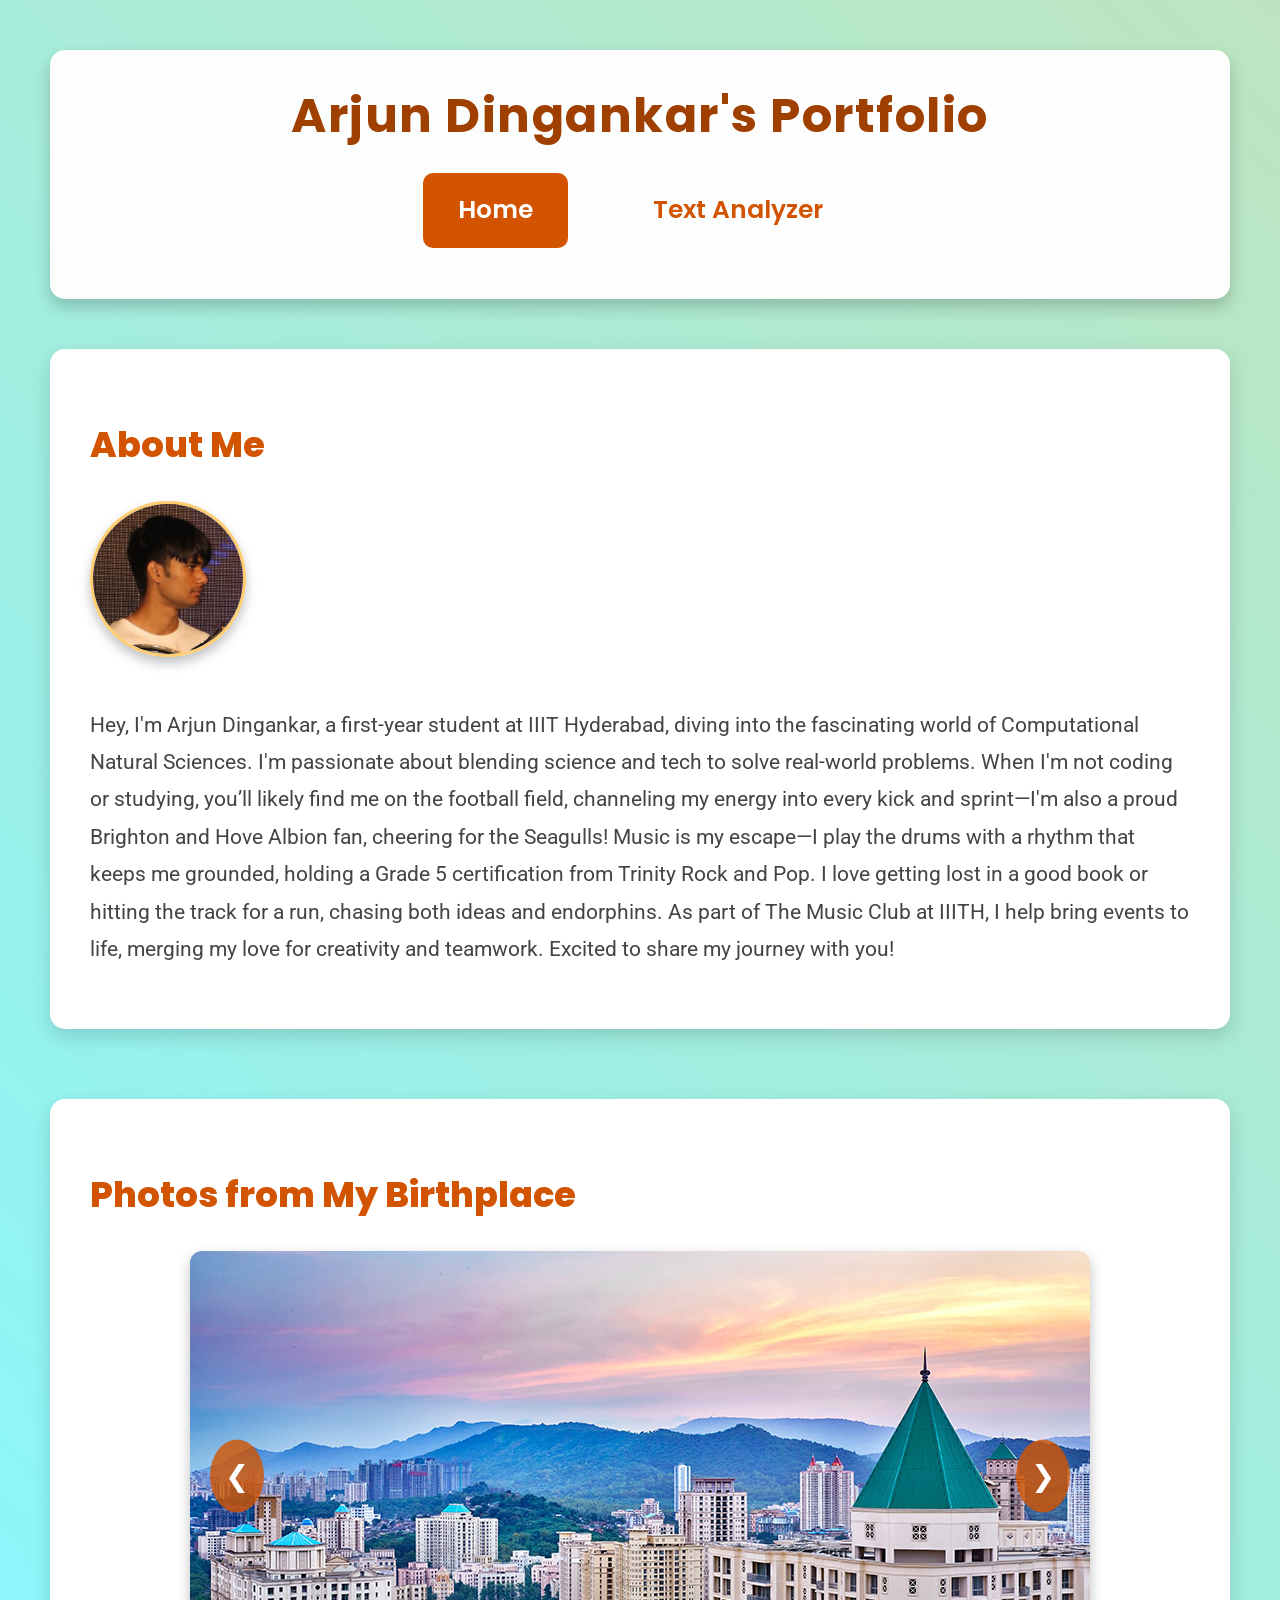
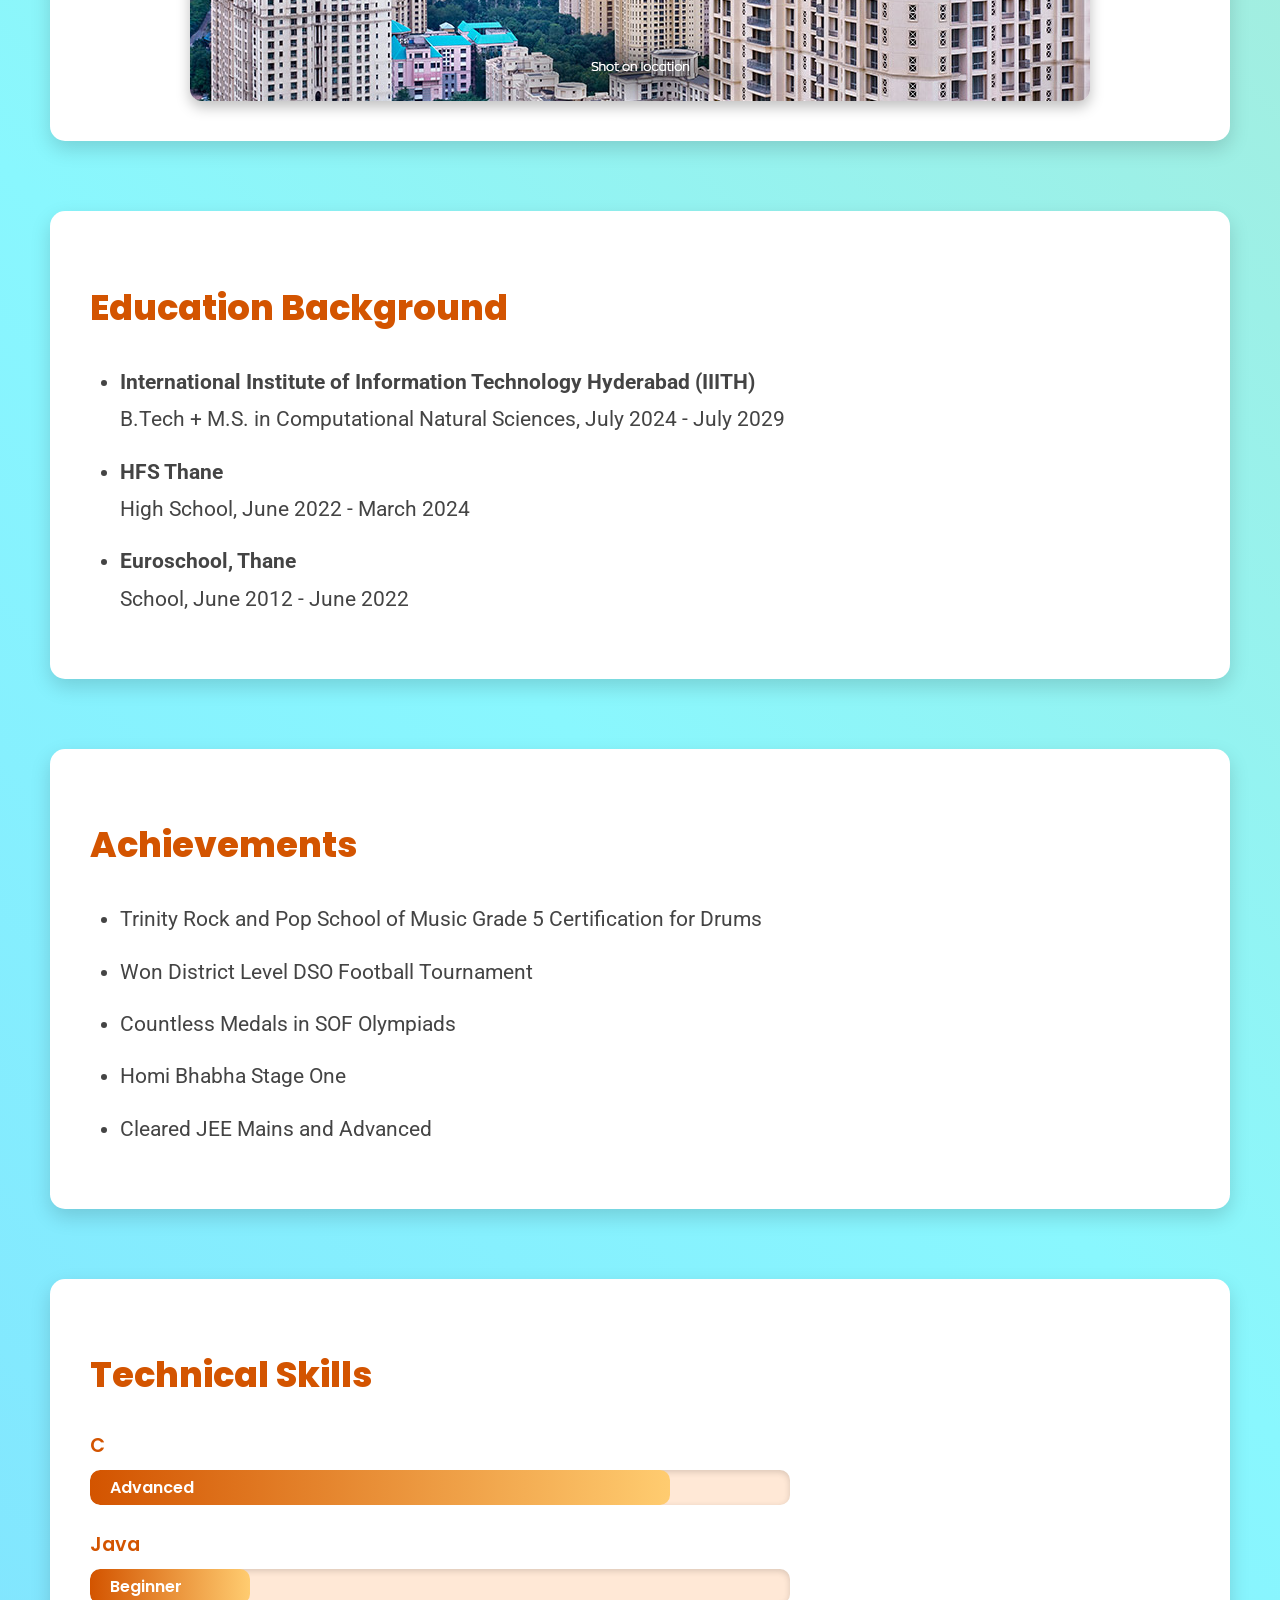
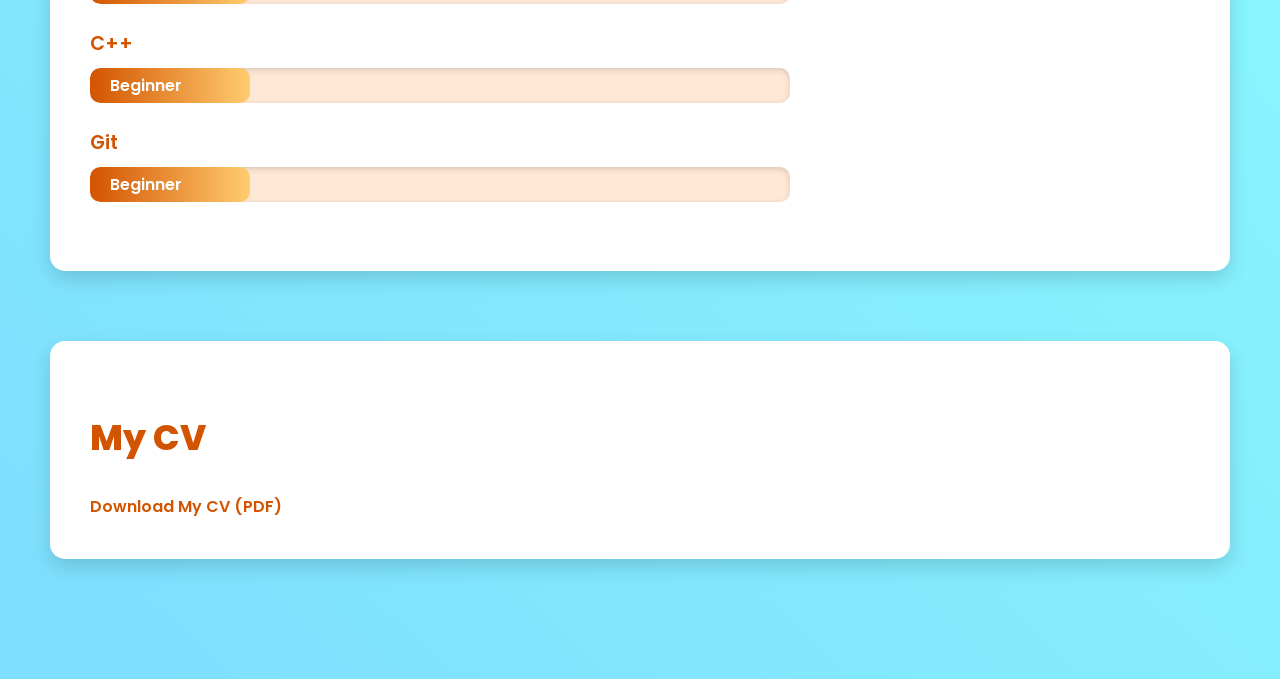
<file: index.html>
<!DOCTYPE html>
<html lang="en">
<head>
    <meta charset="UTF-8">
    <meta name="viewport" content="width=device-width, initial-scale=1.0">
    <title>Arjun Dingankar's Portfolio</title>
    <link rel="stylesheet" href="styles.css">
    <link href="https://fonts.googleapis.com/css2?family=Roboto:wght@300;400;700&family=Poppins:wght@600;800&display=swap" rel="stylesheet">
    <link rel="icon" type="image/x-icon" href="favicon.ico">
</head>
<body>
    <header>
        <h1>Arjun Dingankar's Portfolio</h1>
        <nav>
            <ul class="nav-links">
                <li><a href="index.html" class="active">Home</a></li>
                <li><a href="analyzer.html">Text Analyzer</a></li>
            </ul>
        </nav>
    </header>
    <main>
        <section id="about">
            <h2>About Me</h2>
            <img src="photos/profilephoto.jpeg" alt="Arjun Dingankar" class="profile-pic">
            <p>Hey, I'm Arjun Dingankar, a first-year student at IIIT Hyderabad, diving into the fascinating world of Computational Natural Sciences. I'm passionate about blending science and tech to solve real-world problems. When I'm not coding or studying, you’ll likely find me on the football field, channeling my energy into every kick and sprint—I'm also a proud Brighton and Hove Albion fan, cheering for the Seagulls! Music is my escape—I play the drums with a rhythm that keeps me grounded, holding a Grade 5 certification from Trinity Rock and Pop. I love getting lost in a good book or hitting the track for a run, chasing both ideas and endorphins. As part of The Music Club at IIITH, I help bring events to life, merging my love for creativity and teamwork. Excited to share my journey with you!</p>
        </section>
        <section id="photos">
            <h2>Photos from My Birthplace</h2>
            <div class="slideshow-container">
                <img src="photos/local1.jpeg" alt="Birthplace Photo 1" class="slideshow-pic active">
                <img src="photos/local2.jpeg" alt="Birthplace Photo 2" class="slideshow-pic">
                <img src="photos/local3.jpeg" alt="Birthplace Photo 3" class="slideshow-pic">
                <button class="arrow left-arrow">❮</button>
                <button class="arrow right-arrow">❯</button>
            </div>
        </section>
        <section id="education">
            <h2>Education Background</h2>
            <ul>
                <li><strong>International Institute of Information Technology Hyderabad (IIITH)</strong><br>B.Tech + M.S. in Computational Natural Sciences, July 2024 - July 2029</li>
                <li><strong>HFS Thane</strong><br>High School, June 2022 - March 2024</li>
                <li><strong>Euroschool, Thane</strong><br>School, June 2012 - June 2022</li>
            </ul>
        </section>
        <section id="achievements">
            <h2>Achievements</h2>
            <ul>
                <li>Trinity Rock and Pop School of Music Grade 5 Certification for Drums</li>
                <li>Won District Level DSO Football Tournament</li>
                <li>Countless Medals in SOF Olympiads</li>
                <li>Homi Bhabha Stage One</li>
                <li>Cleared JEE Mains and Advanced</li>
            </ul>
        </section>
        <section id="skills">
            <h2>Technical Skills</h2>
            <div class="skills-chart">
                <div class="skill">
                    <span class="skill-name">C</span>
                    <div class="skill-bar">
                        <div class="skill-level" style="width: 80%;">Advanced</div>
                    </div>
                </div>
                <div class="skill">
                    <span class="skill-name">Java</span>
                    <div class="skill-bar">
                        <div class="skill-level" style="width: 20%;">Beginner</div>
                    </div>
                </div>
                <div class="skill">
                    <span class="skill-name">C++</span>
                    <div class="skill-bar">
                        <div class="skill-level" style="width: 20%;">Beginner</div>
                    </div>
                </div>
                <div class="skill">
                    <span class="skill-name">Git</span>
                    <div class="skill-bar">
                        <div class="skill-level" style="width: 20%;">Beginner</div>
                    </div>
                </div>
                <div class="skill">
                    <span class="skill-name">Prompt Engineering</span>
                    <div class="skill-bar">
                        <div class="skill-level" style="width: 50%;">Intermediate</div>
                    </div>
                </div>
                <div class="skill">
                    <span class="skill-name">SQL</span>
                    <div class="skill-bar">
                        <div class="skill-level" style="width: 20%;">Beginner</div>
                    </div>
                </div>
                <div class="skill">
                    <span class="skill-name">NoSQL</span>
                    <div class="skill-bar">
                        <div class="skill-level" style="width: 20%;">Beginner</div>
                    </div>
                </div>
                <div class="skill">
                    <span class="skill-name">Bash</span>
                    <div class="skill-bar">
                        <div class="skill-level" style="width: 20%;">Beginner</div>
                    </div>
                </div>
                <div class="skill">
                    <span class="skill-name">Python</span>
                    <div class="skill-bar">
                        <div class="skill-level" style="width: 20%;">Beginner</div>
                    </div>
                </div>
            </div>
        </section>
        <section id="cv">
            <h2>My CV</h2>
            <a href="cv.pdf" target="_blank">Download My CV (PDF)</a>
        </section>
    </main>
    <script src="script.js"></script>
</body>
</html>
</file>
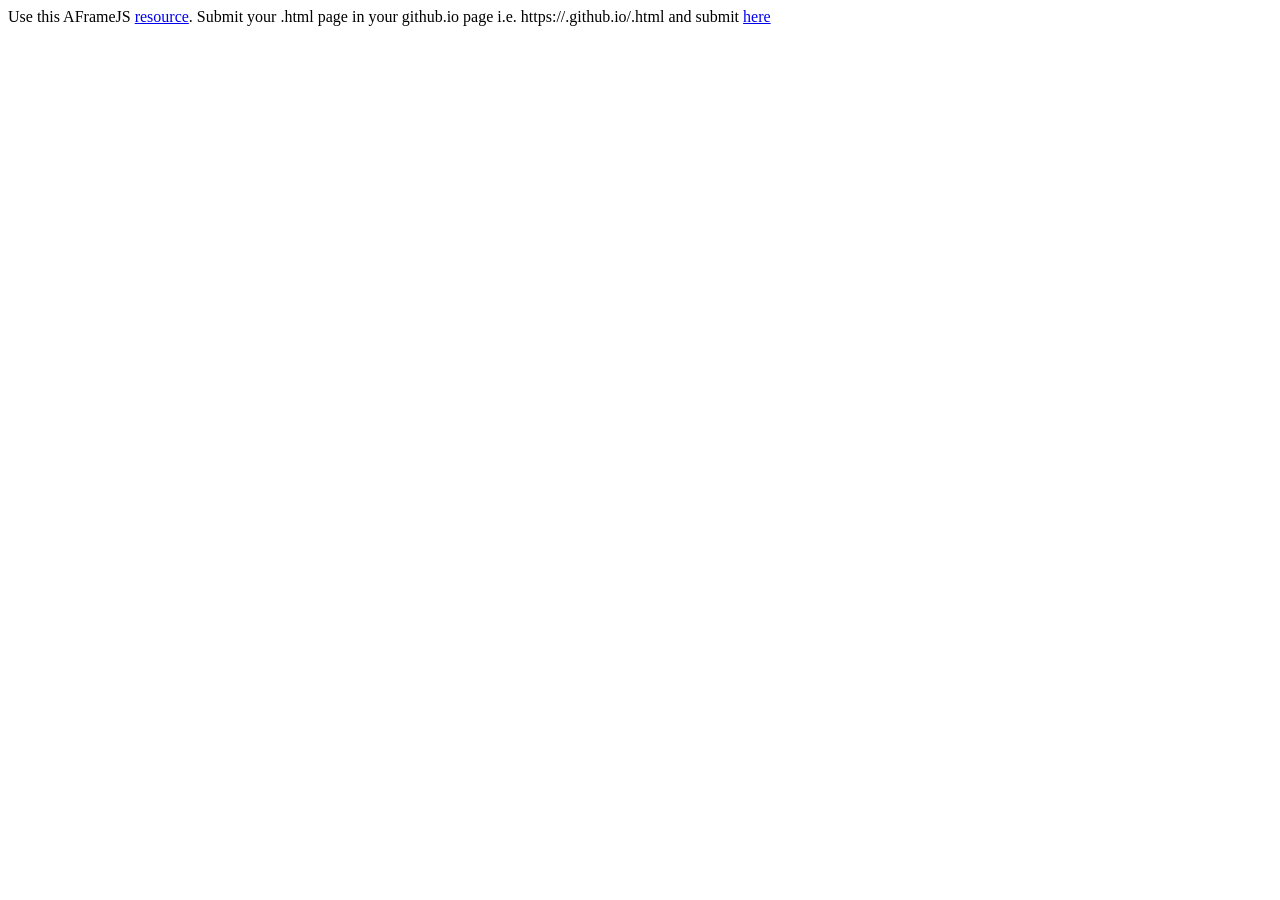
<file: 2024113024.html>
<html>
  <head>
    <script src="https://aframe.io/releases/1.7.0/aframe.min.js"></script>
  </head>
  <body>
    <a-scene>
      <!-- Stack of cool 3D shapes -->
      <a-cone position="0 1.5 -3" radius-bottom="1" radius-top="0" height="2" color="#FF5733"></a-cone>
      <a-tetrahedron position="0 3.5 -3" radius="1" color="#DAF7A6"></a-tetrahedron>
      <a-torus position="0 5.5 -3" radius="1" radius-tubular="0.3" color="#C70039"></a-torus>
      
      <!-- Ground plane -->
      <a-plane position="0 0 -4" rotation="-90 0 0" width="4" height="4" color="#7BC8A4"></a-plane>

      <!-- Sky color -->
      <a-sky color="#ECECEC"></a-sky>
    </a-scene>
    <p>Use this AFrameJS <a href="https://aframe.io/docs/1.7.0/components/geometry.html" target="_blank">resource</a>. 
      Submit your <rollnumber>.html page in your github.io page i.e. https://<yourdomain>.github.io/<rollnumber>.html and submit 
        <a href="https://forms.office.com/Pages/ResponsePage.aspx?id=vDsaA3zPK06W7IZ1VVQKHFzW4INMf2JMjyL9qPnlPbNUMkpZQkY1SlpKWUtQWTY5RVVNS0k2RFQyRi4u" target="_blank">here</a> </p>
  </body>
</html>
</file>
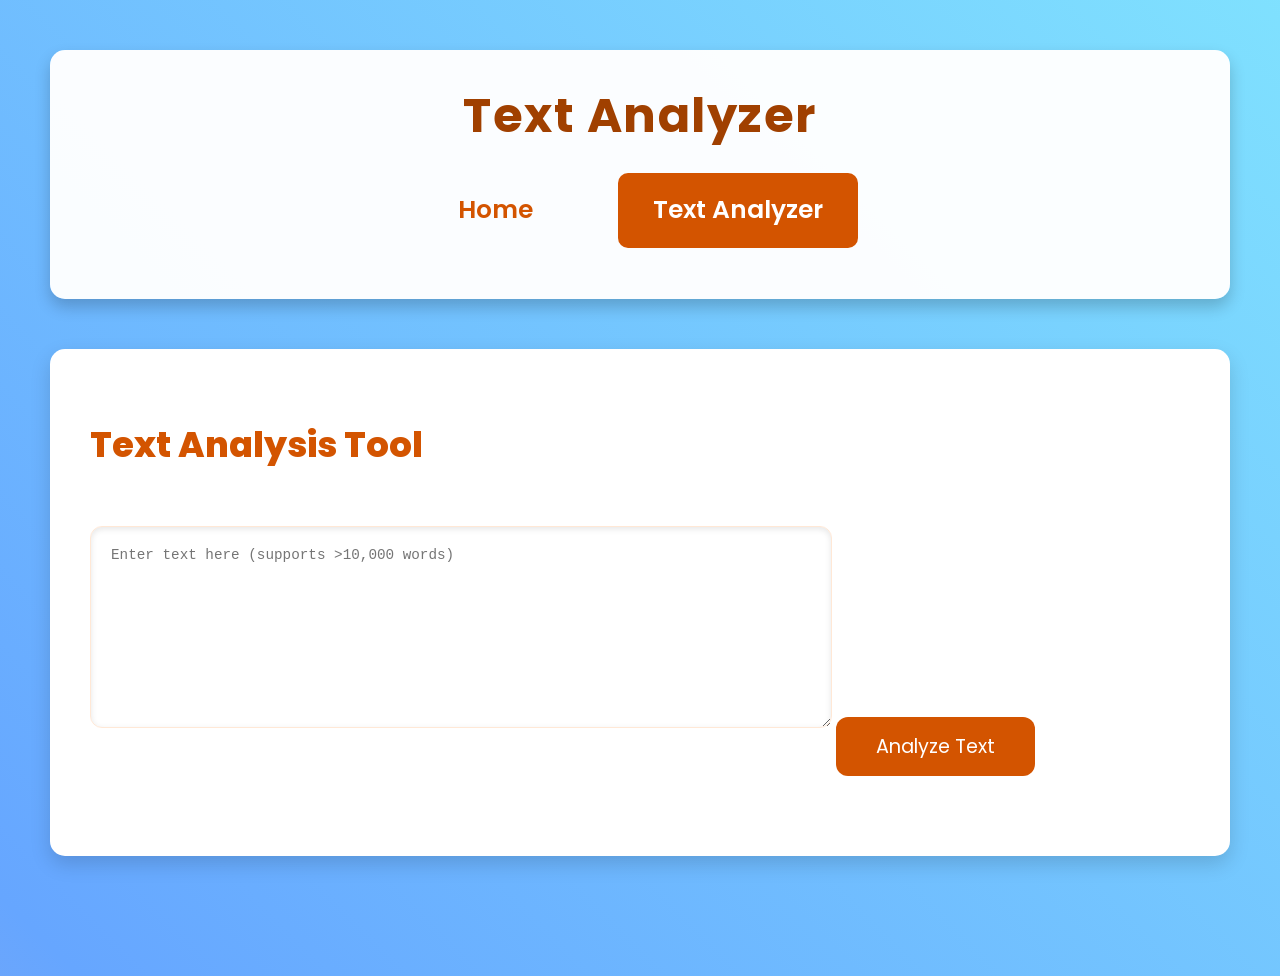
<file: analyzer.html>
<!DOCTYPE html>
<html lang="en">
<head>
    <meta charset="UTF-8">
    <meta name="viewport" content="width=device-width, initial-scale=1.0">
    <title>Text Analyzer | Arjun Dingankar</title>
    <link rel="stylesheet" href="styles.css">
    <link href="https://fonts.googleapis.com/css2?family=Roboto:wght@300;400;700&family=Poppins:wght@600;800&display=swap" rel="stylesheet">
    <link rel="icon" type="image/x-icon" href="favicon.ico">
</head>
<body>
    <header>
        <h1>Text Analyzer</h1>
        <nav>
            <ul class="nav-links">
                <li><a href="index.html">Home</a></li>
                <li><a href="analyzer.html" class="active">Text Analyzer</a></li>
            </ul>
        </nav>
    </header>
    <main>
        <section id="text-analysis">
            <h2>Text Analysis Tool</h2>
            <textarea id="textInput" rows="10" cols="50" placeholder="Enter text here (supports >10,000 words)"></textarea>
            <button id="analyzeBtn">Analyze Text</button>
            <div id="analysisResults"></div>
        </section>
    </main>
    <script src="script.js"></script>
</body>
</html>
</file>
<file: styles.css>
body {
    font-family: 'Roboto', sans-serif;
    margin: 0;
    padding: 50px;
    max-width: 1400px;
    margin: auto;
    background: linear-gradient(45deg, #ff9a8b, #66a6ff, #89f7fe, #ffcc70);
    background-size: 400% 400%;
    animation: gradientShift 15s ease infinite;
    transition: background 0.5s;
}

@keyframes gradientShift {
    0% { background-position: 0% 50%; }
    50% { background-position: 100% 50%; }
    100% { background-position: 0% 50%; }
}

body.solid-bg {
    background: #fff3e6;
    animation: none;
}

header {
    text-align: center;
    margin-bottom: 50px;
    background: rgba(255, 255, 255, 0.97);
    padding: 30px;
    border-radius: 15px;
    box-shadow: 0 8px 16px rgba(0, 0, 0, 0.2);
}

.nav-links {
    list-style: none;
    padding: 0;
    display: flex;
    justify-content: center;
}

.nav-links li {
    margin: 0 25px;
}

.nav-links a {
    display: block;
    padding: 15px 35px;
    text-decoration: none;
    color: #d35400;
    font-family: 'Poppins', sans-serif;
    font-weight: 600;
    font-size: 1.2em;
    transition: all 0.3s;
    border-radius: 10px;
}

.nav-links a:hover {
    background: #ffe8d6;
    color: #a04000;
    transform: scale(1.05);
}

.nav-links a.active {
    background: #d35400;
    color: white;
}

section {
    margin-bottom: 70px;
    background: white;
    padding: 40px;
    border-radius: 15px;
    box-shadow: 0 8px 20px rgba(0, 0, 0, 0.15);
    animation: fadeIn 0.6s ease-in;
}

@keyframes fadeIn {
    from { opacity: 0; transform: translateY(30px); }
    to { opacity: 1; transform: translateY(0); }
}

section:hover {
    transform: translateY(-10px);
    box-shadow: 0 12px 24px rgba(0, 0, 0, 0.2);
}

h1 {
    color: #a04000;
    font-family: 'Poppins', sans-serif;
    font-size: 3em;
    margin: 0;
    letter-spacing: 1.5px;
}

h2 {
    color: #d35400;
    font-family: 'Poppins', sans-serif;
    font-size: 2.2em;
    margin-bottom: 30px;
    font-weight: 800;
}

h3 {
    color: #d35400;
    font-family: 'Poppins', sans-serif;
    font-size: 1.6em;
    margin-top: 20px;
    margin-bottom: 15px;
}

p, ul {
    font-size: 1.3em;
    line-height: 1.8;
    color: #444;
}

ul {
    padding-left: 30px;
}

ul li {
    margin-bottom: 15px;
    transition: all 0.3s;
}

ul li:hover {
    color: #d35400;
    transform: translateX(5px);
}

.total-count {
    font-weight: 700;
    color: #a04000;
    font-size: 1.4em;
    margin-top: 10px;
    background: #ffe8d6;
    padding: 10px;
    border-radius: 8px;
    display: inline-block;
}

.profile-pic {
    width: 150px;
    height: 150px;
    border-radius: 50%;
    object-fit: cover;
    margin-bottom: 25px;
    box-shadow: 0 6px 12px rgba(0, 0, 0, 0.25);
    border: 3px solid #ffcc70;
}

.slideshow-container {
    position: relative;
    max-width: 900px;
    margin: auto;
}

.slideshow-pic {
    display: none;
    width: 900px;
    height: auto;
    border-radius: 12px;
    box-shadow: 0 6px 14px rgba(0, 0, 0, 0.25);
    transition: opacity 0.5s ease;
}

.slideshow-pic.active {
    display: block;
    opacity: 1;
}

.arrow {
    position: absolute;
    top: 50%;
    transform: translateY(-50%);
    background: rgba(211, 84, 0, 0.8);
    color: white;
    border: none;
    padding: 15px;
    cursor: pointer;
    font-size: 1.8em;
    border-radius: 50%;
    transition: all 0.3s;
}

.arrow:hover {
    background: rgba(160, 64, 0, 1);
    transform: translateY(-50%) scale(1.15);
}

.left-arrow {
    left: 20px;
}

.right-arrow {
    right: 20px;
}

.skills-chart {
    max-width: 700px;
    max-height: 400px;
    overflow-y: auto;
    padding-right: 10px;
}

.skill {
    margin-bottom: 25px;
}

.skill-name {
    display: block;
    font-family: 'Poppins', sans-serif;
    font-weight: 600;
    color: #d35400;
    margin-bottom: 10px;
    font-size: 1.2em;
}

.skill-bar {
    background: #ffe8d6;
    border-radius: 10px;
    height: 35px;
    overflow: hidden;
    position: relative;
    box-shadow: inset 0 2px 6px rgba(0, 0, 0, 0.15);
}

.skill-level {
    background: linear-gradient(90deg, #d35400, #ffcc70);
    height: 100%;
    display: flex;
    align-items: center;
    padding-left: 20px;
    color: white;
    font-family: 'Poppins', sans-serif;
    font-weight: 600;
    border-radius: 10px;
    transition: width 0.7s ease, filter 0.3s;
}

.skill:hover .skill-level {
    filter: brightness(1.2);
}

a {
    color: #d35400;
    text-decoration: none;
    font-family: 'Poppins', sans-serif;
    font-weight: 600;
    transition: all 0.3s;
}

a:hover {
    color: #a04000;
    text-decoration: underline;
}

textarea {
    width: 100%;
    max-width: 700px;
    margin: 25px 0;
    padding: 20px;
    border: 1px solid #ffe8d6;
    border-radius: 12px;
    font-size: 1.1em;
    box-shadow: inset 0 2px 6px rgba(0, 0, 0, 0.1);
}

button {
    padding: 15px 40px;
    background: #d35400;
    color: white;
    border: none;
    border-radius: 12px;
    cursor: pointer;
    font-family: 'Poppins', sans-serif;
    font-size: 1.2em;
    transition: all 0.3s;
}

button:hover {
    background: #a04000;
    transform: scale(1.1);
}

#analysisResults {
    margin-top: 40px;
}

#analysisResults ul {
    list-style: none;
    padding: 0;
}

#analysisResults li {
    margin: 15px 0;
    font-size: 1.2em;
}
</file>
